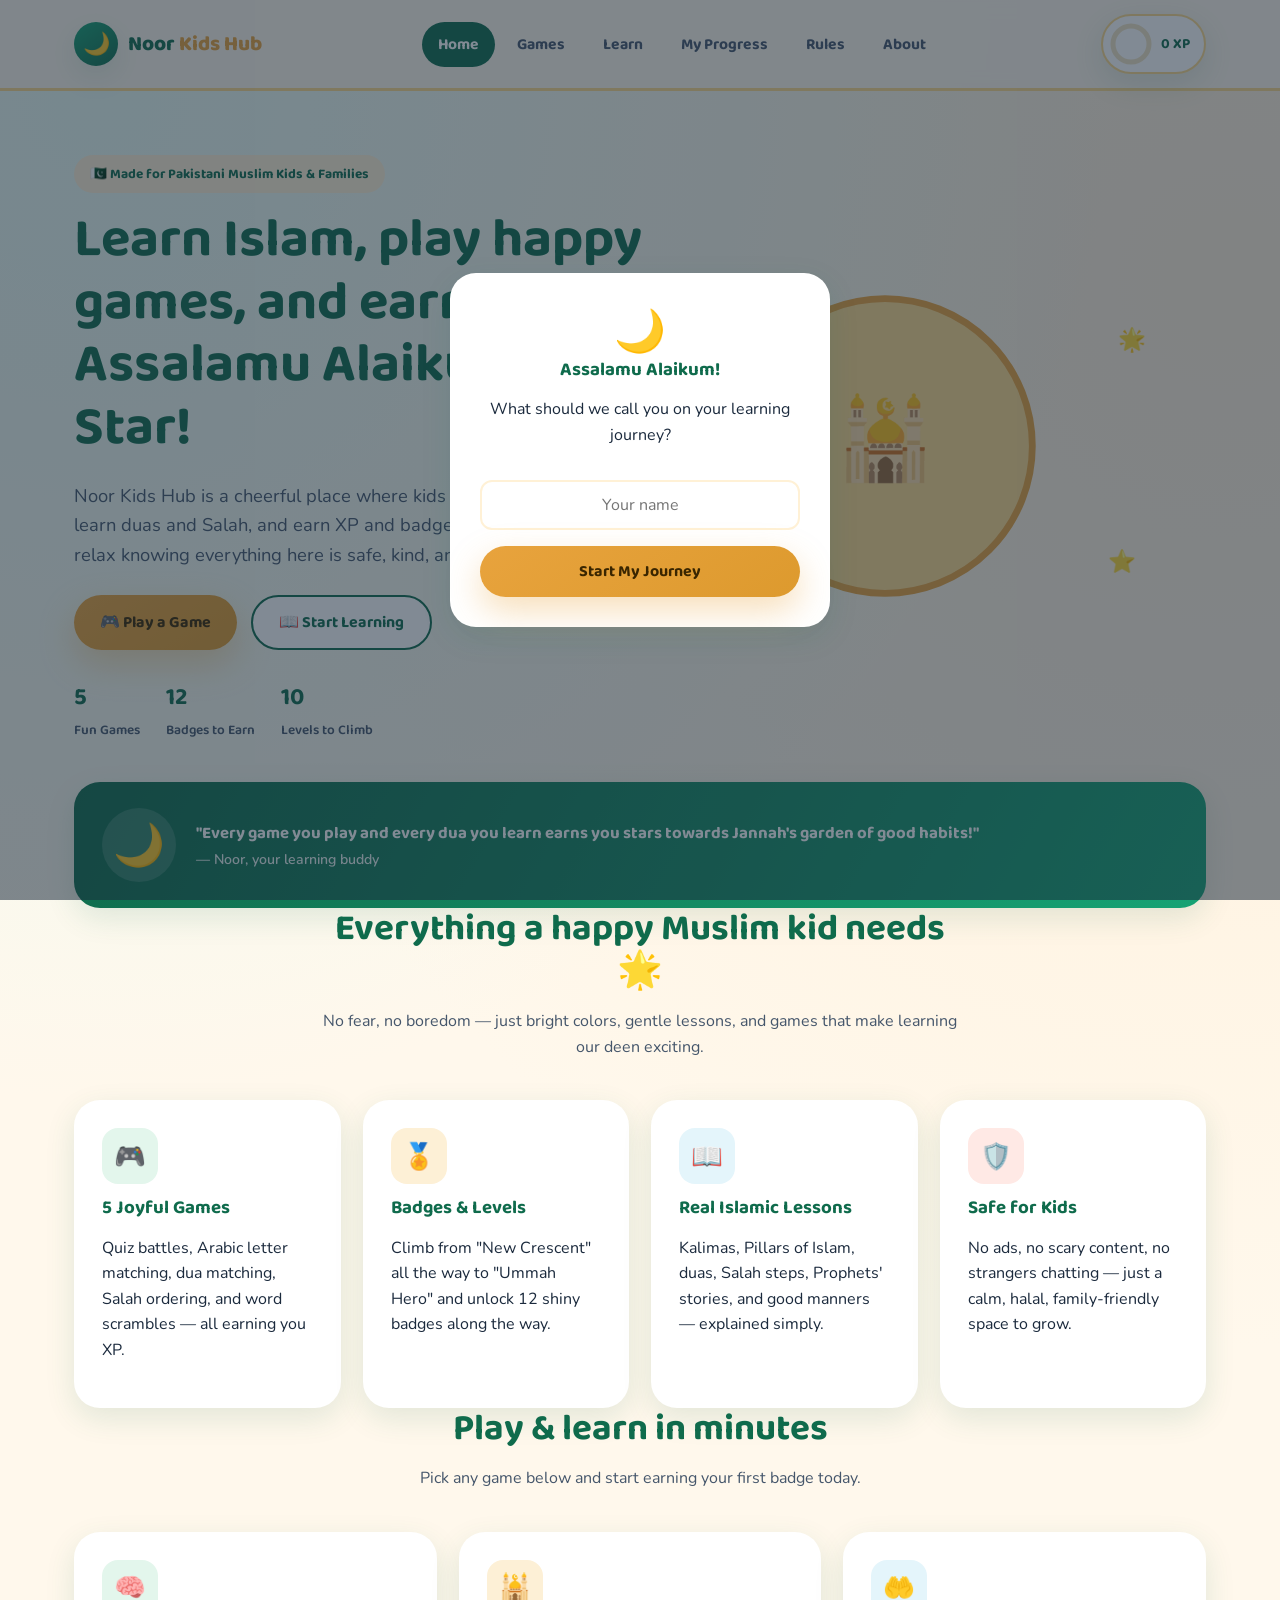
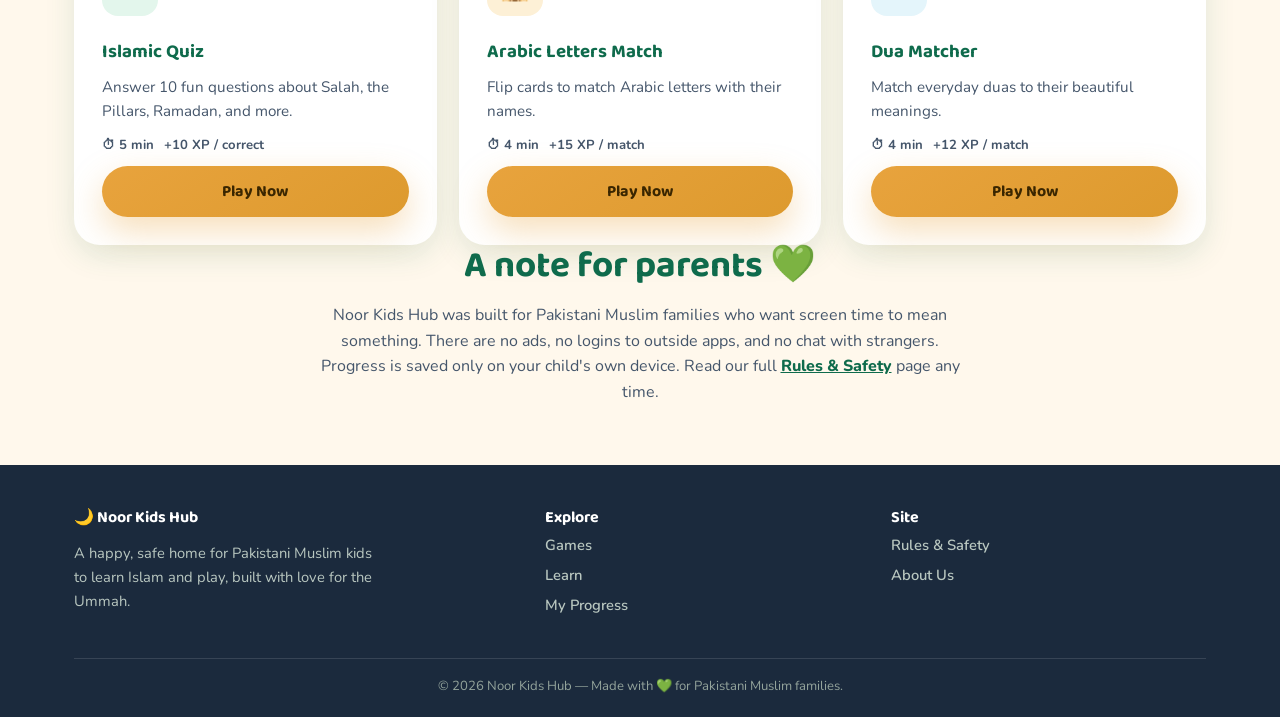
<file: index.html>
<!DOCTYPE html>
<html lang="en">
<head>
<meta charset="UTF-8" />
<meta name="viewport" content="width=device-width, initial-scale=1.0" />
<title>Noor Kids Hub — Islamic Learning &amp; Games for Pakistani Muslim Kids</title>
<meta name="description" content="A joyful home for Pakistani Muslim kids and families to learn, play, and grow — Islamic games, duas, quizzes, XP, badges, and more." />
<link rel="stylesheet" href="css/style.css" />
</head>
<body>

<header class="site-header">
  <nav class="navbar">
    <a class="brand" href="index.html">
      <span class="brand-mark">🌙</span>
      <span class="brand-text">Noor <span>Kids Hub</span></span>
    </a>
    <ul class="nav-links">
      <li><a href="index.html">Home</a></li>
      <li><a href="games.html">Games</a></li>
      <li><a href="learn.html">Learn</a></li>
      <li><a href="dashboard.html">My Progress</a></li>
      <li><a href="rules.html">Rules</a></li>
      <li><a href="about.html">About</a></li>
    </ul>
    <div class="nav-right">
      <div class="xp-chip">
        <div class="mini-ring mini-moon">
          <svg viewBox="0 0 44 44">
            <circle class="track" cx="22" cy="22" r="18"></circle>
            <circle class="progress" cx="22" cy="22" r="18"></circle>
          </svg>
        </div>
        <span><span data-xp-value>0</span> XP</span>
      </div>
      <button class="hamburger" aria-label="Toggle menu"><span></span><span></span><span></span></button>
    </div>
  </nav>
</header>

<main>

  <section class="hero">
    <div class="container hero-grid">
      <div>
        <span class="eyebrow">🇵🇰 Made for Pakistani Muslim Kids &amp; Families</span>
        <h1>Learn Islam, play happy games, and earn stars — Assalamu Alaikum, <span data-user-name>Little Star</span>!</h1>
        <p class="hero-sub">Noor Kids Hub is a cheerful place where kids play fun Islamic games, learn duas and Salah, and earn XP and badges — while parents relax knowing everything here is safe, kind, and true to our deen.</p>
        <div class="hero-cta">
          <a class="btn btn-primary" href="games.html">🎮 Play a Game</a>
          <a class="btn btn-secondary" href="learn.html">📖 Start Learning</a>
        </div>
        <div class="hero-stats">
          <div><strong>5</strong><span>Fun Games</span></div>
          <div><strong>12</strong><span>Badges to Earn</span></div>
          <div><strong>10</strong><span>Levels to Climb</span></div>
        </div>
      </div>
      <div class="hero-art">
        <div class="stars-decor" style="position:relative;width:100%;height:100%;">
          <span style="top:6%;left:10%;">⭐</span>
          <span style="top:70%;left:6%;animation-delay:.4s;">✨</span>
          <span style="top:14%;left:82%;animation-delay:.8s;">🌟</span>
          <span style="top:78%;left:80%;animation-delay:1.2s;">⭐</span>
          <svg class="moon-hero" viewBox="0 0 300 300" xmlns="http://www.w3.org/2000/svg">
            <circle cx="150" cy="150" r="130" fill="#FCD98B"/>
            <path d="M150 30a120 120 0 1 0 0 240 96 96 0 1 1 0-240z" fill="#FFF8EC"/>
            <circle cx="150" cy="150" r="130" fill="none" stroke="#E8A33D" stroke-width="6"/>
            <text x="150" y="168" font-size="70" text-anchor="middle">🕌</text>
          </svg>
        </div>
      </div>
    </div>
  </section>

  <section class="container">
    <div class="mascot-strip">
      <div class="mascot-face">🌙</div>
      <div>
        <p>"Every game you play and every dua you learn earns you stars towards Jannah's garden of good habits!"</p>
        <span>— Noor, your learning buddy</span>
      </div>
    </div>
  </section>

  <section class="container">
    <div class="section-head">
      <h2>Everything a happy Muslim kid needs 🌟</h2>
      <p>No fear, no boredom — just bright colors, gentle lessons, and games that make learning our deen exciting.</p>
    </div>
    <div class="card-grid">
      <div class="card">
        <div class="icon-badge icon-green">🎮</div>
        <h3>5 Joyful Games</h3>
        <p>Quiz battles, Arabic letter matching, dua matching, Salah ordering, and word scrambles — all earning you XP.</p>
      </div>
      <div class="card">
        <div class="icon-badge icon-gold">🏅</div>
        <h3>Badges &amp; Levels</h3>
        <p>Climb from "New Crescent" all the way to "Ummah Hero" and unlock 12 shiny badges along the way.</p>
      </div>
      <div class="card">
        <div class="icon-badge icon-sky">📖</div>
        <h3>Real Islamic Lessons</h3>
        <p>Kalimas, Pillars of Islam, duas, Salah steps, Prophets' stories, and good manners — explained simply.</p>
      </div>
      <div class="card">
        <div class="icon-badge icon-coral">🛡️</div>
        <h3>Safe for Kids</h3>
        <p>No ads, no scary content, no strangers chatting — just a calm, halal, family-friendly space to grow.</p>
      </div>
    </div>
  </section>

  <section class="container">
    <div class="section-head">
      <h2>Play &amp; learn in minutes</h2>
      <p>Pick any game below and start earning your first badge today.</p>
    </div>
    <div class="card-grid">
      <div class="card game-card">
        <div class="icon-badge icon-green">🧠</div>
        <h3>Islamic Quiz</h3>
        <p>Answer 10 fun questions about Salah, the Pillars, Ramadan, and more.</p>
        <div class="game-meta"><span>⏱ 5 min</span><span>+10 XP / correct</span></div>
        <a class="btn btn-primary btn-block" href="games.html">Play Now</a>
      </div>
      <div class="card game-card">
        <div class="icon-badge icon-gold">🕌</div>
        <h3>Arabic Letters Match</h3>
        <p>Flip cards to match Arabic letters with their names.</p>
        <div class="game-meta"><span>⏱ 4 min</span><span>+15 XP / match</span></div>
        <a class="btn btn-primary btn-block" href="games.html">Play Now</a>
      </div>
      <div class="card game-card">
        <div class="icon-badge icon-sky">🤲</div>
        <h3>Dua Matcher</h3>
        <p>Match everyday duas to their beautiful meanings.</p>
        <div class="game-meta"><span>⏱ 4 min</span><span>+12 XP / match</span></div>
        <a class="btn btn-primary btn-block" href="games.html">Play Now</a>
      </div>
    </div>
  </section>

  <section class="container">
    <div class="section-head">
      <h2>A note for parents 💚</h2>
      <p>Noor Kids Hub was built for Pakistani Muslim families who want screen time to mean something. There are no ads, no logins to outside apps, and no chat with strangers. Progress is saved only on your child's own device. Read our full <a href="rules.html" style="color:var(--green-deep);font-weight:800;">Rules &amp; Safety</a> page any time.</p>
    </div>
  </section>

</main>

<footer class="site-footer">
  <div class="container">
    <div class="footer-grid">
      <div>
        <h4>🌙 Noor Kids Hub</h4>
        <p style="color:#B9C7C0;font-size:.92rem;max-width:34ch;">A happy, safe home for Pakistani Muslim kids to learn Islam and play, built with love for the Ummah.</p>
      </div>
      <div>
        <h4>Explore</h4>
        <ul>
          <li><a href="games.html">Games</a></li>
          <li><a href="learn.html">Learn</a></li>
          <li><a href="dashboard.html">My Progress</a></li>
        </ul>
      </div>
      <div>
        <h4>Site</h4>
        <ul>
          <li><a href="rules.html">Rules &amp; Safety</a></li>
          <li><a href="about.html">About Us</a></li>
        </ul>
      </div>
    </div>
    <div class="footer-bottom">© <span data-year></span> Noor Kids Hub — Made with 💚 for Pakistani Muslim families.</div>
  </div>
</footer>

<div class="name-modal-backdrop">
  <div class="name-modal">
    <div style="font-size:2.6rem;">🌙</div>
    <h3>Assalamu Alaikum!</h3>
    <p>What should we call you on your learning journey?</p>
    <form>
      <input type="text" maxlength="20" placeholder="Your name" required />
      <button type="submit" class="btn btn-primary btn-block">Start My Journey</button>
    </form>
  </div>
</div>

<script src="js/data.js"></script>
<script src="js/storage.js"></script>
</body>
</html>
</file>
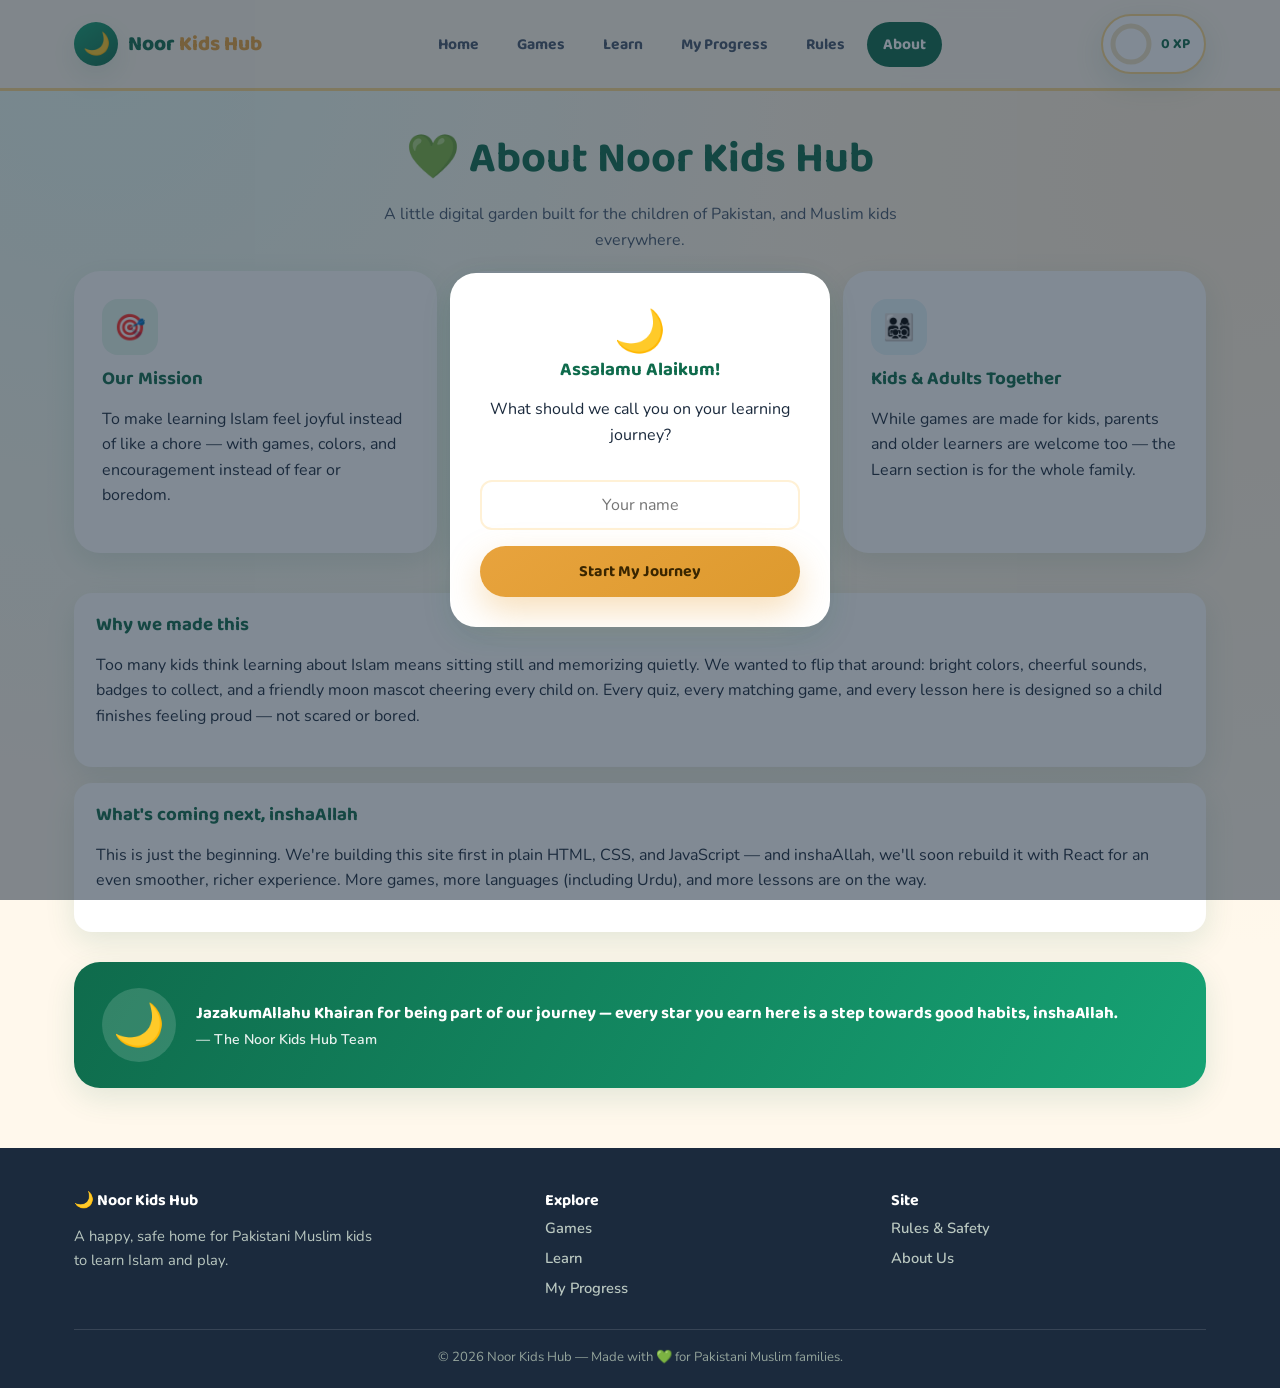
<file: about.html>
<!DOCTYPE html>
<html lang="en">
<head>
<meta charset="UTF-8" />
<meta name="viewport" content="width=device-width, initial-scale=1.0" />
<title>About Us — Noor Kids Hub</title>
<meta name="description" content="Why we built Noor Kids Hub for Pakistani Muslim kids and families." />
<link rel="stylesheet" href="css/style.css" />
</head>
<body>

<header class="site-header">
  <nav class="navbar">
    <a class="brand" href="index.html">
      <span class="brand-mark">🌙</span>
      <span class="brand-text">Noor <span>Kids Hub</span></span>
    </a>
    <ul class="nav-links">
      <li><a href="index.html">Home</a></li>
      <li><a href="games.html">Games</a></li>
      <li><a href="learn.html">Learn</a></li>
      <li><a href="dashboard.html">My Progress</a></li>
      <li><a href="rules.html">Rules</a></li>
      <li><a href="about.html">About</a></li>
    </ul>
    <div class="nav-right">
      <div class="xp-chip">
        <div class="mini-ring mini-moon">
          <svg viewBox="0 0 44 44">
            <circle class="track" cx="22" cy="22" r="18"></circle>
            <circle class="progress" cx="22" cy="22" r="18"></circle>
          </svg>
        </div>
        <span><span data-xp-value>0</span> XP</span>
      </div>
      <button class="hamburger" aria-label="Toggle menu"><span></span><span></span><span></span></button>
    </div>
  </nav>
</header>

<main class="container">
  <div class="page-header">
    <h1>💚 About Noor Kids Hub</h1>
    <p>A little digital garden built for the children of Pakistan, and Muslim kids everywhere.</p>
  </div>

  <div class="card-grid" style="margin-bottom:40px;">
    <div class="card">
      <div class="icon-badge icon-green">🎯</div>
      <h3>Our Mission</h3>
      <p>To make learning Islam feel joyful instead of like a chore — with games, colors, and encouragement instead of fear or boredom.</p>
    </div>
    <div class="card">
      <div class="icon-badge icon-gold">🇵🇰</div>
      <h3>Built for Pakistan</h3>
      <p>Designed with Pakistani Muslim families in mind — familiar greetings, Urdu touches, and content that feels like home.</p>
    </div>
    <div class="card">
      <div class="icon-badge icon-sky">👨‍👩‍👧‍👦</div>
      <h3>Kids &amp; Adults Together</h3>
      <p>While games are made for kids, parents and older learners are welcome too — the Learn section is for the whole family.</p>
    </div>
  </div>

  <div class="lesson-card">
    <h3>Why we made this</h3>
    <p>Too many kids think learning about Islam means sitting still and memorizing quietly. We wanted to flip that around: bright colors, cheerful sounds, badges to collect, and a friendly moon mascot cheering every child on. Every quiz, every matching game, and every lesson here is designed so a child finishes feeling proud — not scared or bored.</p>
  </div>

  <div class="lesson-card">
    <h3>What's coming next, inshaAllah</h3>
    <p>This is just the beginning. We're building this site first in plain HTML, CSS, and JavaScript — and inshaAllah, we'll soon rebuild it with React for an even smoother, richer experience. More games, more languages (including Urdu), and more lessons are on the way.</p>
  </div>

  <div class="mascot-strip" style="margin-top:30px;">
    <div class="mascot-face">🌙</div>
    <div>
      <p>JazakumAllahu Khairan for being part of our journey — every star you earn here is a step towards good habits, inshaAllah.</p>
      <span>— The Noor Kids Hub Team</span>
    </div>
  </div>

</main>

<footer class="site-footer">
  <div class="container">
    <div class="footer-grid">
      <div>
        <h4>🌙 Noor Kids Hub</h4>
        <p style="color:#B9C7C0;font-size:.92rem;max-width:34ch;">A happy, safe home for Pakistani Muslim kids to learn Islam and play.</p>
      </div>
      <div>
        <h4>Explore</h4>
        <ul>
          <li><a href="games.html">Games</a></li>
          <li><a href="learn.html">Learn</a></li>
          <li><a href="dashboard.html">My Progress</a></li>
        </ul>
      </div>
      <div>
        <h4>Site</h4>
        <ul>
          <li><a href="rules.html">Rules &amp; Safety</a></li>
          <li><a href="about.html">About Us</a></li>
        </ul>
      </div>
    </div>
    <div class="footer-bottom">© <span data-year></span> Noor Kids Hub — Made with 💚 for Pakistani Muslim families.</div>
  </div>
</footer>

<div class="name-modal-backdrop">
  <div class="name-modal">
    <div style="font-size:2.6rem;">🌙</div>
    <h3>Assalamu Alaikum!</h3>
    <p>What should we call you on your learning journey?</p>
    <form>
      <input type="text" maxlength="20" placeholder="Your name" required />
      <button type="submit" class="btn btn-primary btn-block">Start My Journey</button>
    </form>
  </div>
</div>

<script src="js/data.js"></script>
<script src="js/storage.js"></script>
</body>
</html>
</file>
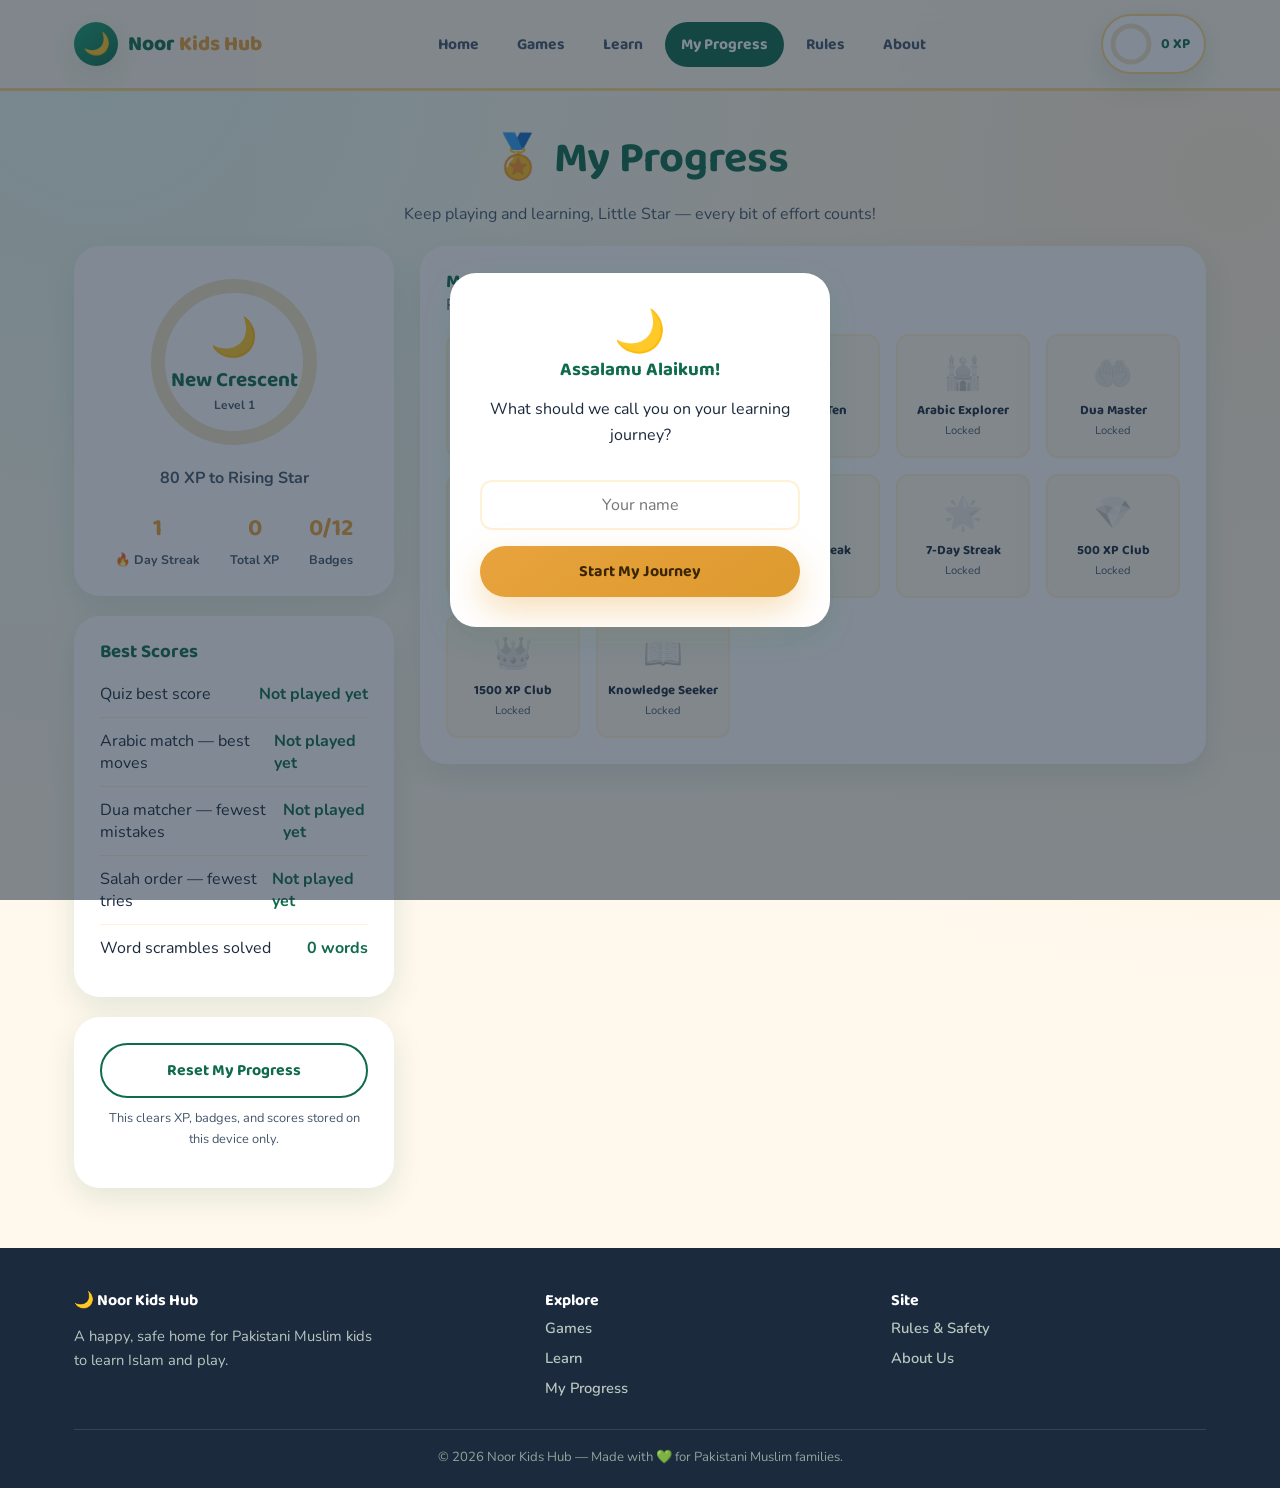
<file: dashboard.html>
<!DOCTYPE html>
<html lang="en">
<head>
<meta charset="UTF-8" />
<meta name="viewport" content="width=device-width, initial-scale=1.0" />
<title>My Progress — Noor Kids Hub</title>
<meta name="description" content="Track your XP, level, badges, and streak on Noor Kids Hub." />
<link rel="stylesheet" href="css/style.css" />
</head>
<body>

<header class="site-header">
  <nav class="navbar">
    <a class="brand" href="index.html">
      <span class="brand-mark">🌙</span>
      <span class="brand-text">Noor <span>Kids Hub</span></span>
    </a>
    <ul class="nav-links">
      <li><a href="index.html">Home</a></li>
      <li><a href="games.html">Games</a></li>
      <li><a href="learn.html">Learn</a></li>
      <li><a href="dashboard.html">My Progress</a></li>
      <li><a href="rules.html">Rules</a></li>
      <li><a href="about.html">About</a></li>
    </ul>
    <div class="nav-right">
      <div class="xp-chip">
        <div class="mini-ring mini-moon">
          <svg viewBox="0 0 44 44">
            <circle class="track" cx="22" cy="22" r="18"></circle>
            <circle class="progress" cx="22" cy="22" r="18"></circle>
          </svg>
        </div>
        <span><span data-xp-value>0</span> XP</span>
      </div>
      <button class="hamburger" aria-label="Toggle menu"><span></span><span></span><span></span></button>
    </div>
  </nav>
</header>

<main class="container">
  <div class="page-header">
    <h1>🏅 My Progress</h1>
    <p>Keep playing and learning, <span data-user-name>Little Star</span> — every bit of effort counts!</p>
  </div>

  <div class="dash-grid">
    <div>
      <div class="dash-card">
        <div class="moon-ring">
          <svg viewBox="0 0 180 180">
            <defs>
              <linearGradient id="moonGradient" x1="0%" y1="0%" x2="100%" y2="100%">
                <stop offset="0%" stop-color="#16A374" />
                <stop offset="100%" stop-color="#E8A33D" />
              </linearGradient>
            </defs>
            <circle class="track" cx="90" cy="90" r="76"></circle>
            <circle class="progress" cx="90" cy="90" r="76"></circle>
          </svg>
          <div class="moon-ring-center">
            <div class="moon-emoji">🌙</div>
            <strong data-level-title>New Crescent</strong>
            <span>Level <span data-level-num>1</span></span>
          </div>
        </div>
        <p style="text-align:center;font-weight:700;color:var(--navy-soft);margin-top:14px;" data-next-xp></p>
        <div class="streak-row">
          <div><strong data-streak-value>0</strong><span>🔥 Day Streak</span></div>
          <div><strong data-xp-value>0</strong><span>Total XP</span></div>
          <div><strong data-badge-count>0/12</strong><span>Badges</span></div>
        </div>
      </div>

      <div class="dash-card" style="margin-top:20px;">
        <h3>Best Scores</h3>
        <div data-score-list></div>
      </div>

      <div class="dash-card" style="margin-top:20px;">
        <button class="btn btn-secondary btn-block" data-reset-progress>Reset My Progress</button>
        <p style="font-size:.8rem;color:var(--navy-soft);text-align:center;margin-top:10px;">This clears XP, badges, and scores stored on this device only.</p>
      </div>
    </div>

    <div class="dash-card">
      <h3>My Badges</h3>
      <p style="color:var(--navy-soft);margin-top:-8px;">Play games and finish lessons to unlock these!</p>
      <div class="badge-grid" data-badge-grid></div>
    </div>
  </div>

</main>

<footer class="site-footer">
  <div class="container">
    <div class="footer-grid">
      <div>
        <h4>🌙 Noor Kids Hub</h4>
        <p style="color:#B9C7C0;font-size:.92rem;max-width:34ch;">A happy, safe home for Pakistani Muslim kids to learn Islam and play.</p>
      </div>
      <div>
        <h4>Explore</h4>
        <ul>
          <li><a href="games.html">Games</a></li>
          <li><a href="learn.html">Learn</a></li>
          <li><a href="dashboard.html">My Progress</a></li>
        </ul>
      </div>
      <div>
        <h4>Site</h4>
        <ul>
          <li><a href="rules.html">Rules &amp; Safety</a></li>
          <li><a href="about.html">About Us</a></li>
        </ul>
      </div>
    </div>
    <div class="footer-bottom">© <span data-year></span> Noor Kids Hub — Made with 💚 for Pakistani Muslim families.</div>
  </div>
</footer>

<div class="name-modal-backdrop">
  <div class="name-modal">
    <div style="font-size:2.6rem;">🌙</div>
    <h3>Assalamu Alaikum!</h3>
    <p>What should we call you on your learning journey?</p>
    <form>
      <input type="text" maxlength="20" placeholder="Your name" required />
      <button type="submit" class="btn btn-primary btn-block">Start My Journey</button>
    </form>
  </div>
</div>

<script src="js/data.js"></script>
<script src="js/storage.js"></script>
<script src="js/dashboard.js"></script>
</body>
</html>
</file>
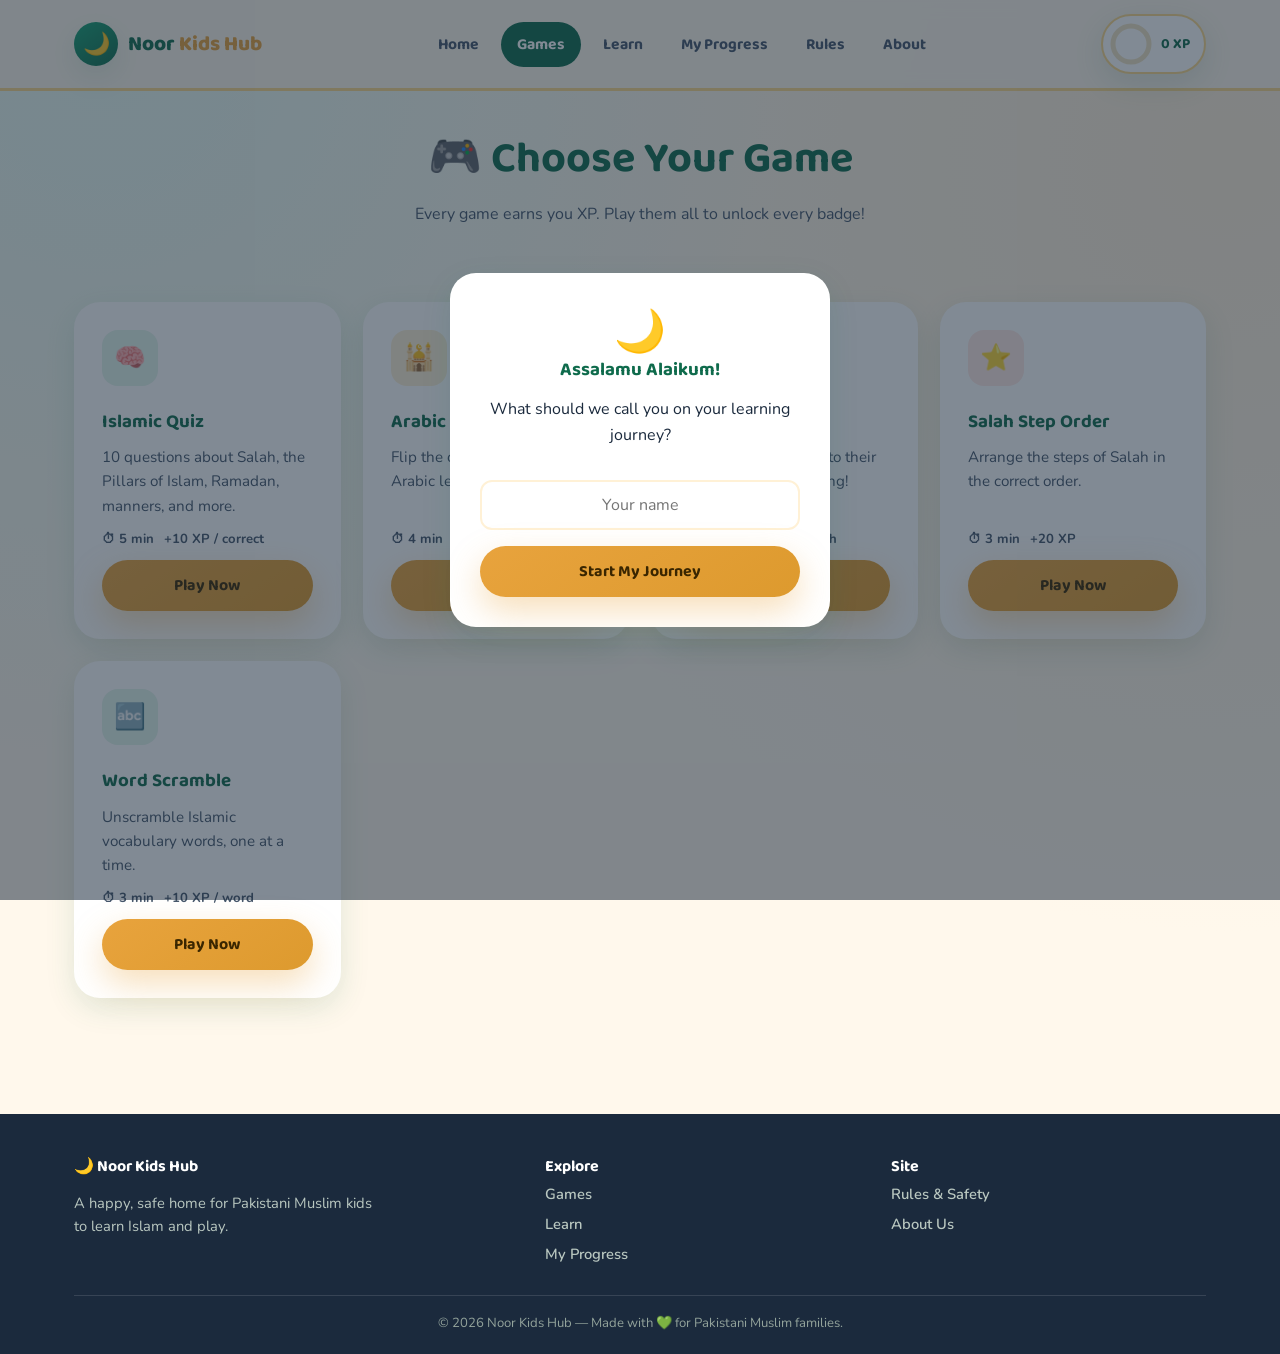
<file: games.html>
<!DOCTYPE html>
<html lang="en">
<head>
<meta charset="UTF-8" />
<meta name="viewport" content="width=device-width, initial-scale=1.0" />
<title>Games — Noor Kids Hub</title>
<meta name="description" content="Play five joyful Islamic learning games and earn XP and badges." />
<link rel="stylesheet" href="css/style.css" />
</head>
<body class="games-page">

<header class="site-header">
  <nav class="navbar">
    <a class="brand" href="index.html">
      <span class="brand-mark">🌙</span>
      <span class="brand-text">Noor <span>Kids Hub</span></span>
    </a>
    <ul class="nav-links">
      <li><a href="index.html">Home</a></li>
      <li><a href="games.html">Games</a></li>
      <li><a href="learn.html">Learn</a></li>
      <li><a href="dashboard.html">My Progress</a></li>
      <li><a href="rules.html">Rules</a></li>
      <li><a href="about.html">About</a></li>
    </ul>
    <div class="nav-right">
      <div class="xp-chip">
        <div class="mini-ring mini-moon">
          <svg viewBox="0 0 44 44">
            <circle class="track" cx="22" cy="22" r="18"></circle>
            <circle class="progress" cx="22" cy="22" r="18"></circle>
          </svg>
        </div>
        <span><span data-xp-value>0</span> XP</span>
      </div>
      <button class="hamburger" aria-label="Toggle menu"><span></span><span></span><span></span></button>
    </div>
  </nav>
</header>

<main class="container">
  <div class="page-header">
    <h1>🎮 Choose Your Game</h1>
    <p>Every game earns you XP. Play them all to unlock every badge!</p>
  </div>

  <!-- HUB -->
  <section class="tab-panel active" id="panel-hub">
    <div class="card-grid">
      <div class="card game-card">
        <div class="icon-badge icon-green">🧠</div>
        <h3>Islamic Quiz</h3>
        <p>10 questions about Salah, the Pillars of Islam, Ramadan, manners, and more.</p>
        <div class="game-meta"><span>⏱ 5 min</span><span>+10 XP / correct</span></div>
        <button class="btn btn-primary btn-block" data-play="panel-quiz">Play Now</button>
      </div>
      <div class="card game-card">
        <div class="icon-badge icon-gold">🕌</div>
        <h3>Arabic Letters Match</h3>
        <p>Flip the cards and match each Arabic letter with its name.</p>
        <div class="game-meta"><span>⏱ 4 min</span><span>+15 XP / match</span></div>
        <button class="btn btn-primary btn-block" data-play="panel-arabic">Play Now</button>
      </div>
      <div class="card game-card">
        <div class="icon-badge icon-sky">🤲</div>
        <h3>Dua Matcher</h3>
        <p>Match everyday duas to their meanings — no peeking!</p>
        <div class="game-meta"><span>⏱ 4 min</span><span>+12 XP / match</span></div>
        <button class="btn btn-primary btn-block" data-play="panel-dua">Play Now</button>
      </div>
      <div class="card game-card">
        <div class="icon-badge icon-coral">⭐</div>
        <h3>Salah Step Order</h3>
        <p>Arrange the steps of Salah in the correct order.</p>
        <div class="game-meta"><span>⏱ 3 min</span><span>+20 XP</span></div>
        <button class="btn btn-primary btn-block" data-play="panel-salah">Play Now</button>
      </div>
      <div class="card game-card">
        <div class="icon-badge icon-green">🔤</div>
        <h3>Word Scramble</h3>
        <p>Unscramble Islamic vocabulary words, one at a time.</p>
        <div class="game-meta"><span>⏱ 3 min</span><span>+10 XP / word</span></div>
        <button class="btn btn-primary btn-block" data-play="panel-scramble">Play Now</button>
      </div>
    </div>
  </section>

  <!-- QUIZ -->
  <section class="tab-panel" id="panel-quiz">
    <div class="game-shell">
      <button class="btn btn-ghost btn-sm" data-back-hub style="margin-bottom:18px;">← Back to Games</button>
      <div id="quiz-body"></div>
    </div>
  </section>

  <!-- ARABIC MATCH -->
  <section class="tab-panel" id="panel-arabic">
    <div class="game-shell">
      <button class="btn btn-ghost btn-sm" data-back-hub style="margin-bottom:18px;">← Back to Games</button>
      <div id="arabic-body"></div>
    </div>
  </section>

  <!-- DUA MATCH -->
  <section class="tab-panel" id="panel-dua">
    <div class="game-shell">
      <button class="btn btn-ghost btn-sm" data-back-hub style="margin-bottom:18px;">← Back to Games</button>
      <div id="dua-body"></div>
    </div>
  </section>

  <!-- SALAH ORDER -->
  <section class="tab-panel" id="panel-salah">
    <div class="game-shell">
      <button class="btn btn-ghost btn-sm" data-back-hub style="margin-bottom:18px;">← Back to Games</button>
      <div id="salah-body"></div>
    </div>
  </section>

  <!-- SCRAMBLE -->
  <section class="tab-panel" id="panel-scramble">
    <div class="game-shell">
      <button class="btn btn-ghost btn-sm" data-back-hub style="margin-bottom:18px;">← Back to Games</button>
      <div id="scramble-body"></div>
    </div>
  </section>

</main>

<footer class="site-footer">
  <div class="container">
    <div class="footer-grid">
      <div>
        <h4>🌙 Noor Kids Hub</h4>
        <p style="color:#B9C7C0;font-size:.92rem;max-width:34ch;">A happy, safe home for Pakistani Muslim kids to learn Islam and play.</p>
      </div>
      <div>
        <h4>Explore</h4>
        <ul>
          <li><a href="games.html">Games</a></li>
          <li><a href="learn.html">Learn</a></li>
          <li><a href="dashboard.html">My Progress</a></li>
        </ul>
      </div>
      <div>
        <h4>Site</h4>
        <ul>
          <li><a href="rules.html">Rules &amp; Safety</a></li>
          <li><a href="about.html">About Us</a></li>
        </ul>
      </div>
    </div>
    <div class="footer-bottom">© <span data-year></span> Noor Kids Hub — Made with 💚 for Pakistani Muslim families.</div>
  </div>
</footer>

<div class="name-modal-backdrop">
  <div class="name-modal">
    <div style="font-size:2.6rem;">🌙</div>
    <h3>Assalamu Alaikum!</h3>
    <p>What should we call you on your learning journey?</p>
    <form>
      <input type="text" maxlength="20" placeholder="Your name" required />
      <button type="submit" class="btn btn-primary btn-block">Start My Journey</button>
    </form>
  </div>
</div>

<script src="js/data.js"></script>
<script src="js/storage.js"></script>
<script src="js/games.js"></script>
</body>
</html>
</file>
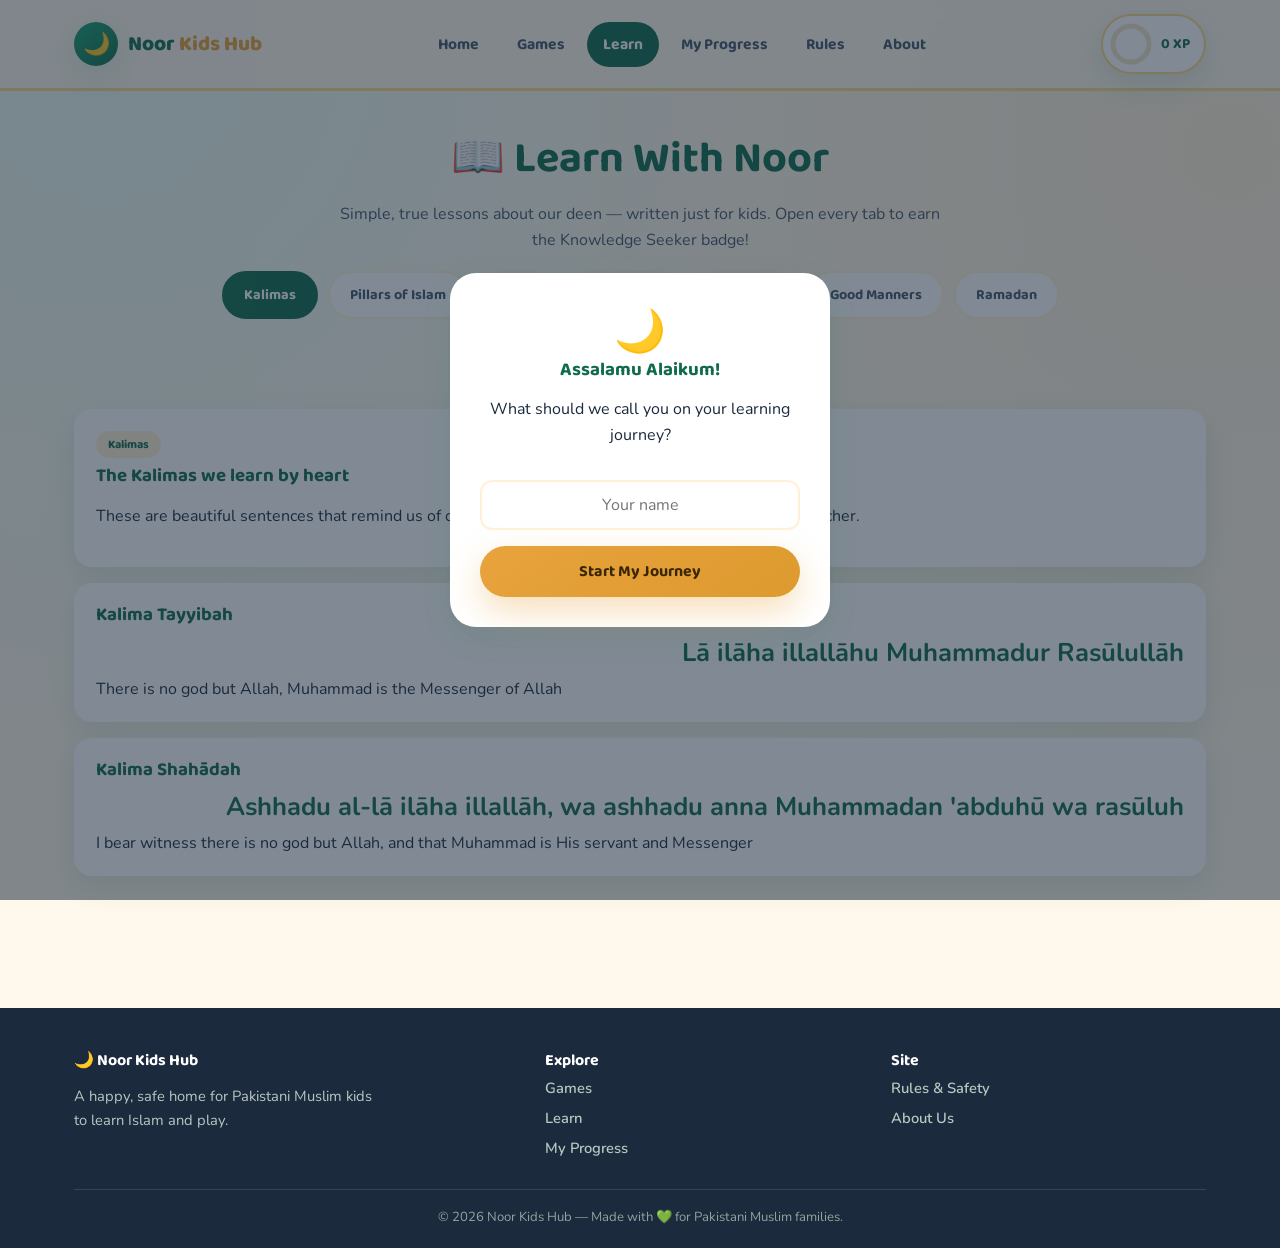
<file: learn.html>
<!DOCTYPE html>
<html lang="en">
<head>
<meta charset="UTF-8" />
<meta name="viewport" content="width=device-width, initial-scale=1.0" />
<title>Learn — Noor Kids Hub</title>
<meta name="description" content="Kalimas, Pillars of Islam, duas, Salah steps, Prophets' stories, good manners, and Ramadan facts for kids." />
<link rel="stylesheet" href="css/style.css" />
</head>
<body>

<header class="site-header">
  <nav class="navbar">
    <a class="brand" href="index.html">
      <span class="brand-mark">🌙</span>
      <span class="brand-text">Noor <span>Kids Hub</span></span>
    </a>
    <ul class="nav-links">
      <li><a href="index.html">Home</a></li>
      <li><a href="games.html">Games</a></li>
      <li><a href="learn.html">Learn</a></li>
      <li><a href="dashboard.html">My Progress</a></li>
      <li><a href="rules.html">Rules</a></li>
      <li><a href="about.html">About</a></li>
    </ul>
    <div class="nav-right">
      <div class="xp-chip">
        <div class="mini-ring mini-moon">
          <svg viewBox="0 0 44 44">
            <circle class="track" cx="22" cy="22" r="18"></circle>
            <circle class="progress" cx="22" cy="22" r="18"></circle>
          </svg>
        </div>
        <span><span data-xp-value>0</span> XP</span>
      </div>
      <button class="hamburger" aria-label="Toggle menu"><span></span><span></span><span></span></button>
    </div>
  </nav>
</header>

<main class="container">
  <div class="page-header">
    <h1>📖 Learn With Noor</h1>
    <p>Simple, true lessons about our deen — written just for kids. Open every tab to earn the Knowledge Seeker badge!</p>
  </div>

  <div class="tabbar">
    <button class="tab-btn active" data-tab="panel-kalimas">Kalimas</button>
    <button class="tab-btn" data-tab="panel-pillars">Pillars of Islam</button>
    <button class="tab-btn" data-tab="panel-duas">Duas</button>
    <button class="tab-btn" data-tab="panel-salah">Salah Steps</button>
    <button class="tab-btn" data-tab="panel-prophets">Prophets</button>
    <button class="tab-btn" data-tab="panel-manners">Good Manners</button>
    <button class="tab-btn" data-tab="panel-ramadan">Ramadan</button>
  </div>

  <!-- KALIMAS -->
  <section class="tab-panel active" id="panel-kalimas">
    <div class="lesson-card">
      <span class="tag">Kalimas</span>
      <h3>The Kalimas we learn by heart</h3>
      <p>These are beautiful sentences that remind us of our faith. Try saying them slowly with a parent or teacher.</p>
    </div>
    <div id="kalimas-list"></div>
  </section>

  <!-- PILLARS -->
  <section class="tab-panel" id="panel-pillars">
    <div class="lesson-card">
      <span class="tag">Pillars of Islam</span>
      <h3>The 5 Pillars — like the poles that hold up a tent</h3>
      <p>Just like a tent needs strong poles to stand, our faith stands on these five pillars.</p>
    </div>
    <div id="pillars-list"></div>
  </section>

  <!-- DUAS -->
  <section class="tab-panel" id="panel-duas">
    <div class="lesson-card">
      <span class="tag">Everyday Duas</span>
      <h3>Small duas for a big day</h3>
      <p>We can talk to Allah anytime! Here are duas for everyday moments.</p>
    </div>
    <div id="duas-list"></div>
  </section>

  <!-- SALAH -->
  <section class="tab-panel" id="panel-salah">
    <div class="lesson-card">
      <span class="tag">Salah</span>
      <h3>The steps of Salah</h3>
      <p>Salah connects us to Allah five times a day. Here are the general steps — your family or teacher can show you exactly how to pray.</p>
      <ol id="salah-steps-list" style="padding-left:20px;line-height:2;font-weight:700;color:var(--navy);"></ol>
    </div>
    <div class="lesson-card">
      <h3>The 5 daily prayers</h3>
      <div class="pill-row">
        <span class="pill">Fajr — before sunrise</span>
        <span class="pill">Zuhr — midday</span>
        <span class="pill">Asr — afternoon</span>
        <span class="pill">Maghrib — sunset</span>
        <span class="pill">Isha — night</span>
      </div>
    </div>
  </section>

  <!-- PROPHETS -->
  <section class="tab-panel" id="panel-prophets">
    <div class="lesson-card">
      <span class="tag">Prophets</span>
      <h3>Stories of the Prophets (peace be upon them)</h3>
      <p>Allah sent many prophets to guide people. We don't draw or show pictures of them, but we can learn from their beautiful examples.</p>
    </div>
    <div id="prophets-list"></div>
  </section>

  <!-- MANNERS -->
  <section class="tab-panel" id="panel-manners">
    <div class="lesson-card">
      <span class="tag">Akhlaq</span>
      <h3>Good manners make a good Muslim</h3>
      <p>The Prophet Muhammad ﷺ said the best among us are those with the best manners. Here's how we can shine every day:</p>
    </div>
    <ul class="rules-list" id="manners-list"></ul>
  </section>

  <!-- RAMADAN -->
  <section class="tab-panel" id="panel-ramadan">
    <div class="lesson-card">
      <span class="tag">Ramadan</span>
      <h3>The blessed month</h3>
      <p>Ramadan is a special and joyful month full of prayer, kindness, and togetherness.</p>
    </div>
    <ul class="rules-list" id="ramadan-list"></ul>
  </section>

</main>

<footer class="site-footer">
  <div class="container">
    <div class="footer-grid">
      <div>
        <h4>🌙 Noor Kids Hub</h4>
        <p style="color:#B9C7C0;font-size:.92rem;max-width:34ch;">A happy, safe home for Pakistani Muslim kids to learn Islam and play.</p>
      </div>
      <div>
        <h4>Explore</h4>
        <ul>
          <li><a href="games.html">Games</a></li>
          <li><a href="learn.html">Learn</a></li>
          <li><a href="dashboard.html">My Progress</a></li>
        </ul>
      </div>
      <div>
        <h4>Site</h4>
        <ul>
          <li><a href="rules.html">Rules &amp; Safety</a></li>
          <li><a href="about.html">About Us</a></li>
        </ul>
      </div>
    </div>
    <div class="footer-bottom">© <span data-year></span> Noor Kids Hub — Made with 💚 for Pakistani Muslim families.</div>
  </div>
</footer>

<div class="name-modal-backdrop">
  <div class="name-modal">
    <div style="font-size:2.6rem;">🌙</div>
    <h3>Assalamu Alaikum!</h3>
    <p>What should we call you on your learning journey?</p>
    <form>
      <input type="text" maxlength="20" placeholder="Your name" required />
      <button type="submit" class="btn btn-primary btn-block">Start My Journey</button>
    </form>
  </div>
</div>

<script src="js/data.js"></script>
<script src="js/storage.js"></script>
<script>
  document.addEventListener("DOMContentLoaded", () => {
    document.getElementById("kalimas-list").innerHTML = KALIMAS.map(k => `
      <div class="lesson-card">
        <h3>${k.name}</h3>
        <div class="arabic-text">${k.translit}</div>
        <div class="meaning">${k.meaning}</div>
      </div>`).join("");

    document.getElementById("pillars-list").innerHTML = PILLARS.map((p,i) => `
      <div class="lesson-card">
        <span class="tag">Pillar ${i+1}</span>
        <h3>${p.name}</h3>
        <div class="meaning">${p.meaning}</div>
      </div>`).join("");

    document.getElementById("duas-list").innerHTML = DUAS.map(d => `
      <div class="lesson-card">
        <h3>${d.name}</h3>
        <div class="arabic-text">${d.translit}</div>
        <div class="meaning">${d.meaning}</div>
      </div>`).join("");

    document.getElementById("salah-steps-list").innerHTML = SALAH_STEPS.map(s => `<li>${s}</li>`).join("");

    document.getElementById("prophets-list").innerHTML = PROPHET_LESSONS.map(p => `
      <div class="accordion-item">
        <button class="accordion-head"><span>${p.name}</span><span class="chev">⌄</span></button>
        <div class="accordion-body"><p>${p.lesson}</p></div>
      </div>`).join("");

    document.getElementById("manners-list").innerHTML = MANNERS.map((m,i) => `
      <li><span class="r-num">${i+1}</span><span>${m}</span></li>`).join("");

    document.getElementById("ramadan-list").innerHTML = RAMADAN_FACTS.map((r,i) => `
      <li><span class="r-num">${i+1}</span><span>${r}</span></li>`).join("");
  });
</script>
<script src="js/learn.js"></script>
</body>
</html>
</file>
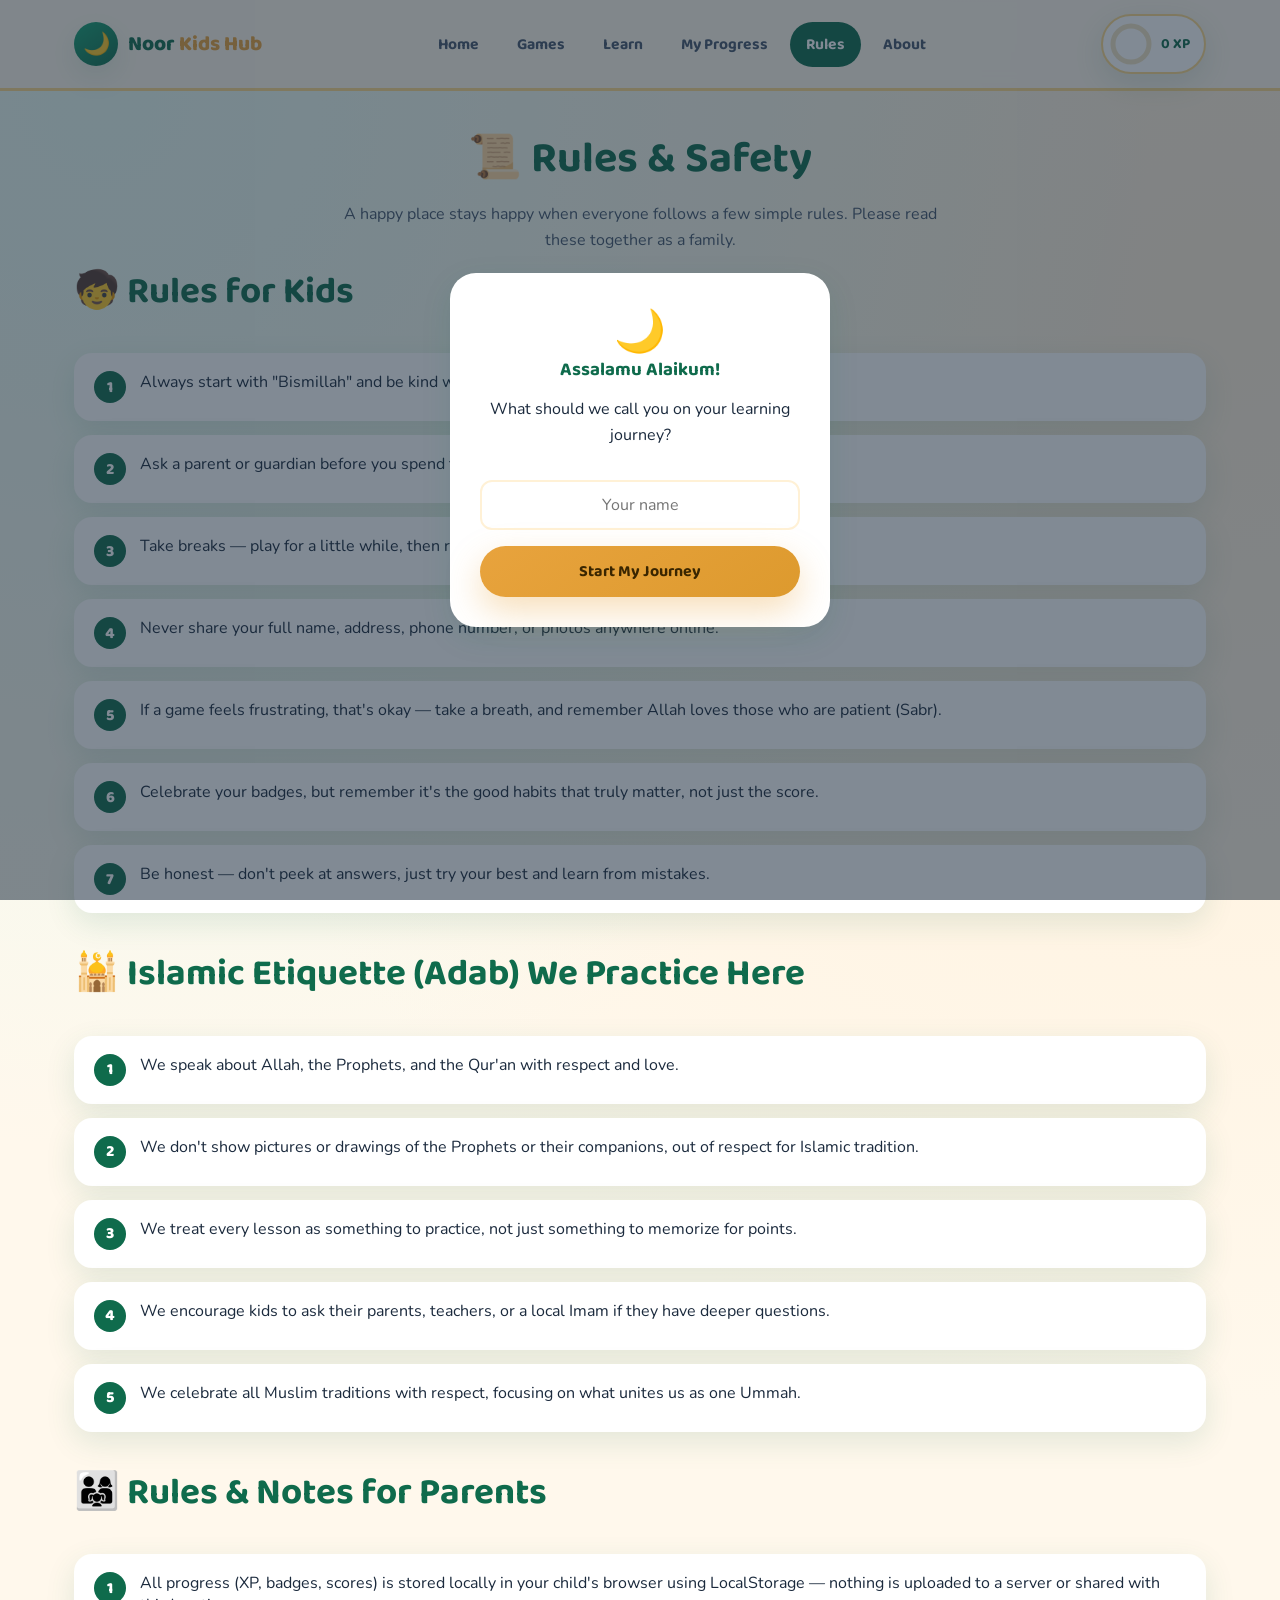
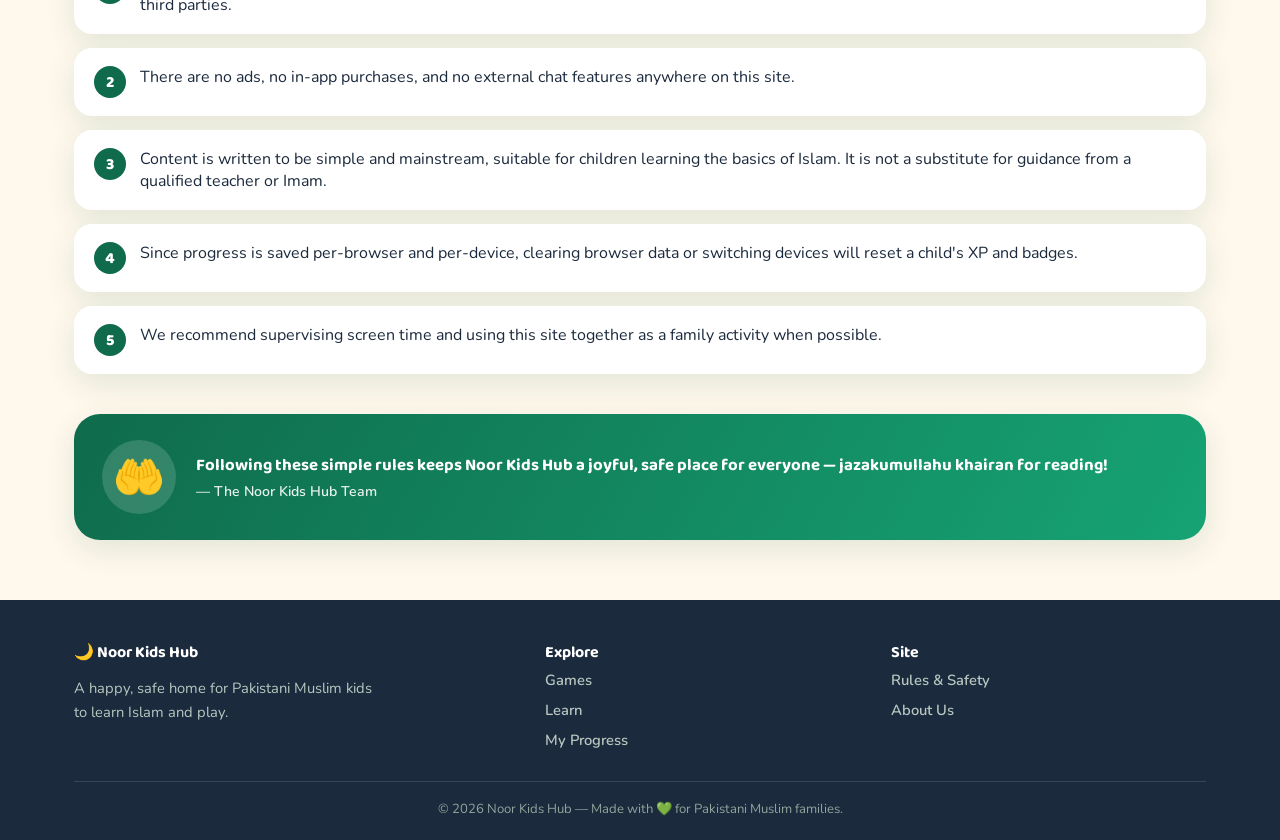
<file: rules.html>
<!DOCTYPE html>
<html lang="en">
<head>
<meta charset="UTF-8" />
<meta name="viewport" content="width=device-width, initial-scale=1.0" />
<title>Rules &amp; Safety — Noor Kids Hub</title>
<meta name="description" content="Community rules, Islamic etiquette, and safety guidelines for kids and parents on Noor Kids Hub." />
<link rel="stylesheet" href="css/style.css" />
</head>
<body>

<header class="site-header">
  <nav class="navbar">
    <a class="brand" href="index.html">
      <span class="brand-mark">🌙</span>
      <span class="brand-text">Noor <span>Kids Hub</span></span>
    </a>
    <ul class="nav-links">
      <li><a href="index.html">Home</a></li>
      <li><a href="games.html">Games</a></li>
      <li><a href="learn.html">Learn</a></li>
      <li><a href="dashboard.html">My Progress</a></li>
      <li><a href="rules.html">Rules</a></li>
      <li><a href="about.html">About</a></li>
    </ul>
    <div class="nav-right">
      <div class="xp-chip">
        <div class="mini-ring mini-moon">
          <svg viewBox="0 0 44 44">
            <circle class="track" cx="22" cy="22" r="18"></circle>
            <circle class="progress" cx="22" cy="22" r="18"></circle>
          </svg>
        </div>
        <span><span data-xp-value>0</span> XP</span>
      </div>
      <button class="hamburger" aria-label="Toggle menu"><span></span><span></span><span></span></button>
    </div>
  </nav>
</header>

<main class="container">
  <div class="page-header">
    <h1>📜 Rules &amp; Safety</h1>
    <p>A happy place stays happy when everyone follows a few simple rules. Please read these together as a family.</p>
  </div>

  <div class="section-head" style="text-align:left;max-width:none;">
    <h2>🧒 Rules for Kids</h2>
  </div>
  <ul class="rules-list">
    <li><span class="r-num">1</span><span>Always start with "Bismillah" and be kind while you play and learn.</span></li>
    <li><span class="r-num">2</span><span>Ask a parent or guardian before you spend time on any device, including this website.</span></li>
    <li><span class="r-num">3</span><span>Take breaks — play for a little while, then rest your eyes and stretch.</span></li>
    <li><span class="r-num">4</span><span>Never share your full name, address, phone number, or photos anywhere online.</span></li>
    <li><span class="r-num">5</span><span>If a game feels frustrating, that's okay — take a breath, and remember Allah loves those who are patient (Sabr).</span></li>
    <li><span class="r-num">6</span><span>Celebrate your badges, but remember it's the good habits that truly matter, not just the score.</span></li>
    <li><span class="r-num">7</span><span>Be honest — don't peek at answers, just try your best and learn from mistakes.</span></li>
  </ul>

  <div class="section-head" style="text-align:left;max-width:none;margin-top:40px;">
    <h2>🕌 Islamic Etiquette (Adab) We Practice Here</h2>
  </div>
  <ul class="rules-list">
    <li><span class="r-num">1</span><span>We speak about Allah, the Prophets, and the Qur'an with respect and love.</span></li>
    <li><span class="r-num">2</span><span>We don't show pictures or drawings of the Prophets or their companions, out of respect for Islamic tradition.</span></li>
    <li><span class="r-num">3</span><span>We treat every lesson as something to practice, not just something to memorize for points.</span></li>
    <li><span class="r-num">4</span><span>We encourage kids to ask their parents, teachers, or a local Imam if they have deeper questions.</span></li>
    <li><span class="r-num">5</span><span>We celebrate all Muslim traditions with respect, focusing on what unites us as one Ummah.</span></li>
  </ul>

  <div class="section-head" style="text-align:left;max-width:none;margin-top:40px;">
    <h2>👨‍👩‍👧 Rules &amp; Notes for Parents</h2>
  </div>
  <ul class="rules-list">
    <li><span class="r-num">1</span><span>All progress (XP, badges, scores) is stored locally in your child's browser using LocalStorage — nothing is uploaded to a server or shared with third parties.</span></li>
    <li><span class="r-num">2</span><span>There are no ads, no in-app purchases, and no external chat features anywhere on this site.</span></li>
    <li><span class="r-num">3</span><span>Content is written to be simple and mainstream, suitable for children learning the basics of Islam. It is not a substitute for guidance from a qualified teacher or Imam.</span></li>
    <li><span class="r-num">4</span><span>Since progress is saved per-browser and per-device, clearing browser data or switching devices will reset a child's XP and badges.</span></li>
    <li><span class="r-num">5</span><span>We recommend supervising screen time and using this site together as a family activity when possible.</span></li>
  </ul>

  <div class="mascot-strip" style="margin-top:40px;">
    <div class="mascot-face">🤲</div>
    <div>
      <p>Following these simple rules keeps Noor Kids Hub a joyful, safe place for everyone — jazakumullahu khairan for reading!</p>
      <span>— The Noor Kids Hub Team</span>
    </div>
  </div>

</main>

<footer class="site-footer">
  <div class="container">
    <div class="footer-grid">
      <div>
        <h4>🌙 Noor Kids Hub</h4>
        <p style="color:#B9C7C0;font-size:.92rem;max-width:34ch;">A happy, safe home for Pakistani Muslim kids to learn Islam and play.</p>
      </div>
      <div>
        <h4>Explore</h4>
        <ul>
          <li><a href="games.html">Games</a></li>
          <li><a href="learn.html">Learn</a></li>
          <li><a href="dashboard.html">My Progress</a></li>
        </ul>
      </div>
      <div>
        <h4>Site</h4>
        <ul>
          <li><a href="rules.html">Rules &amp; Safety</a></li>
          <li><a href="about.html">About Us</a></li>
        </ul>
      </div>
    </div>
    <div class="footer-bottom">© <span data-year></span> Noor Kids Hub — Made with 💚 for Pakistani Muslim families.</div>
  </div>
</footer>

<div class="name-modal-backdrop">
  <div class="name-modal">
    <div style="font-size:2.6rem;">🌙</div>
    <h3>Assalamu Alaikum!</h3>
    <p>What should we call you on your learning journey?</p>
    <form>
      <input type="text" maxlength="20" placeholder="Your name" required />
      <button type="submit" class="btn btn-primary btn-block">Start My Journey</button>
    </form>
  </div>
</div>

<script src="js/data.js"></script>
<script src="js/storage.js"></script>
</body>
</html>
</file>
<file: css/style.css>
/* =========================================================
   Noor Kids Hub — stylesheet
   Design tokens
   ========================================================= */
@import url('https://fonts.googleapis.com/css2?family=Baloo+2:wght@500;600;700;800&family=Nunito:wght@400;600;700;800&display=swap');

:root{
  --green-deep:   #0F6B4C;
  --green-bright: #16A374;
  --gold:         #E8A33D;
  --gold-light:   #FCD98B;
  --sky:          #4FB3D9;
  --coral:        #FF6F5E;
  --cream:        #FFF8EC;
  --cream-2:      #FFF1D6;
  --navy:         #1B2A3D;
  --navy-soft:    #45566B;
  --white:        #ffffff;

  --radius-lg: 26px;
  --radius-md: 18px;
  --radius-sm: 12px;

  --shadow-card: 0 10px 30px rgba(15,107,76,0.12);
  --shadow-pop:  0 14px 34px rgba(232,163,61,0.35);

  --font-display: 'Baloo 2', system-ui, sans-serif;
  --font-body: 'Nunito', system-ui, sans-serif;
}

*,*::before,*::after{ box-sizing:border-box; }
html{ scroll-behavior:smooth; }
body{
  margin:0;
  font-family:var(--font-body);
  color:var(--navy);
  background:
    radial-gradient(circle at 8% 4%, #E9FBF3 0%, transparent 40%),
    radial-gradient(circle at 96% 12%, #FFF0DA 0%, transparent 45%),
    var(--cream);
  min-height:100vh;
  -webkit-font-smoothing:antialiased;
}
h1,h2,h3,h4{ font-family:var(--font-display); margin:0 0 .4em; color:var(--green-deep); line-height:1.15; }
p{ line-height:1.6; }
a{ color:inherit; }
img{ max-width:100%; display:block; }
button{ font-family:inherit; cursor:pointer; }

.container{ max-width:1180px; margin:0 auto; padding:0 24px; }

@media (prefers-reduced-motion: reduce){
  *{ animation-duration:.001ms !important; animation-iteration-count:1 !important; transition-duration:.001ms !important; scroll-behavior:auto !important; }
}

:focus-visible{ outline:3px solid var(--sky); outline-offset:3px; border-radius:6px; }

/* =========================== NAVBAR =========================== */
.site-header{
  position:sticky; top:0; z-index:100;
  background:rgba(255,248,236,0.92);
  backdrop-filter:blur(8px);
  border-bottom:3px solid var(--gold-light);
}
.navbar{ display:flex; align-items:center; justify-content:space-between; padding:14px 24px; max-width:1180px; margin:0 auto; }
.brand{ display:flex; align-items:center; gap:10px; text-decoration:none; }
.brand-mark{
  width:44px; height:44px; border-radius:50%;
  background:linear-gradient(145deg,var(--green-bright),var(--green-deep));
  display:flex; align-items:center; justify-content:center;
  font-size:22px; box-shadow:var(--shadow-card);
}
.brand-text{ font-family:var(--font-display); font-weight:800; font-size:1.3rem; color:var(--green-deep); }
.brand-text span{ color:var(--gold); }

.nav-links{ display:flex; align-items:center; gap:6px; list-style:none; margin:0; padding:0; }
.nav-links a{
  text-decoration:none; font-weight:700; font-family:var(--font-display);
  color:var(--navy-soft); padding:10px 16px; border-radius:999px; font-size:.98rem;
  transition:background .18s ease, color .18s ease, transform .15s ease;
}
.nav-links a:hover{ background:var(--cream-2); color:var(--green-deep); }
.nav-links a.active{ background:var(--green-deep); color:#fff; }

.nav-right{ display:flex; align-items:center; gap:14px; }
.xp-chip{
  display:flex; align-items:center; gap:8px; background:var(--white);
  border:2px solid var(--gold-light); border-radius:999px; padding:6px 14px 6px 6px;
  font-family:var(--font-display); font-weight:700; color:var(--green-deep); font-size:.9rem;
  box-shadow:var(--shadow-card);
}
.mini-moon{ width:30px; height:30px; }

.hamburger{ display:none; background:none; border:none; padding:8px; }
.hamburger span{ display:block; width:26px; height:3px; margin:5px 0; background:var(--green-deep); border-radius:3px; }

@media (max-width: 880px){
  .nav-links{
    position:fixed; inset:70px 12px auto 12px; flex-direction:column; align-items:stretch;
    background:var(--white); border-radius:var(--radius-md); padding:12px; box-shadow:var(--shadow-card);
    transform:translateY(-14px); opacity:0; pointer-events:none; transition:all .2s ease;
  }
  .nav-links.open{ transform:translateY(0); opacity:1; pointer-events:auto; }
  .nav-links a{ display:block; text-align:center; }
  .hamburger{ display:block; }
}

/* =========================== BUTTONS =========================== */
.btn{
  display:inline-flex; align-items:center; gap:8px; justify-content:center;
  font-family:var(--font-display); font-weight:700; font-size:1rem;
  padding:13px 26px; border-radius:999px; border:none; text-decoration:none;
  transition:transform .15s ease, box-shadow .15s ease; cursor:pointer;
}
.btn:active{ transform:scale(.96); }
.btn-primary{ background:linear-gradient(145deg,var(--gold),#DD9A2E); color:#3A2600; box-shadow:var(--shadow-pop); }
.btn-primary:hover{ transform:translateY(-3px); }
.btn-secondary{ background:var(--white); color:var(--green-deep); border:2px solid var(--green-deep); }
.btn-secondary:hover{ background:var(--green-deep); color:#fff; }
.btn-ghost{ background:var(--cream-2); color:var(--navy); }
.btn-block{ width:100%; }
.btn-sm{ padding:9px 18px; font-size:.9rem; }

/* =========================== HERO =========================== */
.hero{
  position:relative; overflow:hidden; padding:64px 0 40px;
}
.hero-grid{ display:grid; grid-template-columns:1.1fr .9fr; gap:40px; align-items:center; }
.eyebrow{
  display:inline-flex; align-items:center; gap:8px; background:var(--cream-2); color:var(--green-deep);
  font-family:var(--font-display); font-weight:700; font-size:.85rem; padding:8px 16px; border-radius:999px; margin-bottom:16px;
}
.hero h1{ font-size:clamp(2.1rem,4.5vw,3.4rem); }
.hero-sub{ font-size:1.15rem; color:var(--navy-soft); max-width:52ch; margin-bottom:26px; }
.hero-cta{ display:flex; gap:14px; flex-wrap:wrap; margin-bottom:28px; }
.hero-stats{ display:flex; gap:26px; flex-wrap:wrap; }
.hero-stats div{ font-family:var(--font-display); }
.hero-stats strong{ display:block; font-size:1.5rem; color:var(--green-deep); }
.hero-stats span{ font-size:.85rem; color:var(--navy-soft); font-weight:600; }

.hero-art{ position:relative; display:flex; align-items:center; justify-content:center; }
.moon-hero{ width:min(340px,90%); animation:float 5s ease-in-out infinite; }
@keyframes float{ 0%,100%{ transform:translateY(0);} 50%{ transform:translateY(-14px);} }
.stars-decor span{ position:absolute; font-size:1.4rem; animation:twinkle 2.6s ease-in-out infinite; }
@keyframes twinkle{ 0%,100%{ opacity:.35; transform:scale(.85);} 50%{ opacity:1; transform:scale(1.1);} }

/* =========================== SECTIONS / CARDS =========================== */
section{ padding:56px 0; }
.section-head{ text-align:center; max-width:640px; margin:0 auto 40px; }
.section-head h2{ font-size:clamp(1.6rem,3vw,2.3rem); }
.section-head p{ color:var(--navy-soft); }

.card-grid{ display:grid; gap:22px; grid-template-columns:repeat(auto-fit,minmax(240px,1fr)); }
.card{
  background:var(--white); border-radius:var(--radius-lg); padding:26px; box-shadow:var(--shadow-card);
  border:2px solid transparent; transition:transform .18s ease, border-color .18s ease;
}
.card:hover{ transform:translateY(-6px); border-color:var(--gold-light); }
.card .icon-badge{
  width:56px; height:56px; border-radius:16px; display:flex; align-items:center; justify-content:center;
  font-size:1.6rem; margin-bottom:14px;
}
.icon-green{ background:#E3F6EC; }
.icon-gold{ background:#FDF0D6; }
.icon-sky{ background:#E4F5FB; }
.icon-coral{ background:#FFE9E5; }

.tag{ display:inline-block; font-family:var(--font-display); font-weight:700; font-size:.75rem; padding:4px 12px; border-radius:999px; background:var(--cream-2); color:var(--green-deep); margin-bottom:8px; }

/* Game cards */
.game-card{ display:flex; flex-direction:column; gap:12px; }
.game-card h3{ margin:0; }
.game-card p{ color:var(--navy-soft); flex:1; margin:0; font-size:.95rem; }
.game-meta{ display:flex; gap:10px; font-size:.82rem; color:var(--navy-soft); font-weight:700; }

/* =========================== MASCOT / SPEECH =========================== */
.mascot-strip{
  background:linear-gradient(120deg,var(--green-deep),var(--green-bright));
  border-radius:var(--radius-lg); padding:26px 28px; display:flex; align-items:center; gap:20px; color:#fff; box-shadow:var(--shadow-card);
}
.mascot-face{ font-size:2.6rem; background:rgba(255,255,255,.15); width:74px; height:74px; border-radius:50%; display:flex; align-items:center; justify-content:center; flex:none; }
.mascot-strip p{ margin:0; font-weight:700; font-family:var(--font-display); font-size:1.05rem; }
.mascot-strip span{ display:block; font-family:var(--font-body); font-weight:600; font-size:.88rem; opacity:.9; margin-top:2px; }

/* =========================== MOON XP RING (signature element) =========================== */
.moon-ring{ position:relative; width:180px; height:180px; margin:0 auto; }
.moon-ring svg{ width:100%; height:100%; transform:rotate(-90deg); }
.moon-ring circle{ fill:none; stroke-width:14; }
.moon-ring .track{ stroke:#F1E4C4; }
.moon-ring .progress{ stroke:url(#moonGradient); stroke-linecap:round; transition:stroke-dashoffset .8s ease; }
.moon-ring-center{ position:absolute; inset:0; display:flex; flex-direction:column; align-items:center; justify-content:center; }
.moon-ring-center .moon-emoji{ font-size:2.4rem; }
.moon-ring-center strong{ font-family:var(--font-display); font-size:1.3rem; color:var(--green-deep); }
.moon-ring-center span{ font-size:.75rem; color:var(--navy-soft); font-weight:700; }

.mini-ring{ width:44px; height:44px; }
.mini-ring svg{ width:100%; height:100%; transform:rotate(-90deg); }
.mini-ring circle{ fill:none; stroke-width:5; }
.mini-ring .track{ stroke:#F1E4C4; }
.mini-ring .progress{ stroke:var(--gold); stroke-linecap:round; }

/* =========================== FOOTER =========================== */
.site-footer{ background:var(--navy); color:#DCE6E0; padding:44px 0 22px; margin-top:60px; }
.footer-grid{ display:grid; grid-template-columns:1.4fr 1fr 1fr; gap:30px; margin-bottom:30px; }
.footer-grid h4{ color:#fff; font-size:1rem; }
.footer-grid ul{ list-style:none; padding:0; margin:0; display:flex; flex-direction:column; gap:8px; }
.footer-grid a{ text-decoration:none; color:#B9C7C0; font-weight:600; font-size:.92rem; }
.footer-grid a:hover{ color:var(--gold-light); }
.footer-bottom{ border-top:1px solid rgba(255,255,255,.12); padding-top:18px; text-align:center; font-size:.82rem; color:#93A39B; }

@media (max-width:900px){
  .hero-grid{ grid-template-columns:1fr; text-align:center; }
  .hero-cta, .hero-stats{ justify-content:center; }
  .footer-grid{ grid-template-columns:1fr; text-align:center; }
}

/* =========================== PAGE HEADER (inner pages) =========================== */
.page-header{ padding:44px 0 18px; text-align:center; }
.page-header h1{ font-size:clamp(1.9rem,4vw,2.7rem); }
.page-header p{ color:var(--navy-soft); max-width:60ch; margin:0 auto; }

/* Tabs */
.tabbar{ display:flex; flex-wrap:wrap; gap:10px; justify-content:center; margin-bottom:34px; }
.tab-btn{
  background:var(--white); border:2px solid var(--cream-2); border-radius:999px; padding:10px 20px;
  font-family:var(--font-display); font-weight:700; color:var(--navy-soft); font-size:.9rem;
}
.tab-btn.active{ background:var(--green-deep); border-color:var(--green-deep); color:#fff; }
.tab-panel{ display:none; }
.tab-panel.active{ display:block; animation:fadeIn .3s ease; }
@keyframes fadeIn{ from{ opacity:0; transform:translateY(6px);} to{ opacity:1; transform:translateY(0);} }

/* Learn content blocks */
.lesson-card{ background:var(--white); border-radius:var(--radius-md); padding:22px; box-shadow:var(--shadow-card); margin-bottom:16px; }
.lesson-card h3{ margin-bottom:6px; }
.arabic-text{ font-size:1.6rem; color:var(--green-deep); font-weight:700; margin:8px 0; direction:rtl; }
.translit{ font-style:italic; color:var(--navy-soft); font-weight:700; }
.meaning{ color:var(--navy); }
.pill-row{ display:flex; gap:8px; flex-wrap:wrap; margin-top:10px; }
.pill{ background:var(--cream-2); color:var(--green-deep); font-weight:700; font-size:.78rem; padding:4px 12px; border-radius:999px; }

.accordion-item{ background:#fff; border-radius:var(--radius-md); box-shadow:var(--shadow-card); margin-bottom:14px; overflow:hidden; }
.accordion-head{ width:100%; background:none; border:none; padding:18px 22px; display:flex; justify-content:space-between; align-items:center; font-family:var(--font-display); font-weight:700; font-size:1.05rem; color:var(--green-deep); text-align:left; }
.accordion-head .chev{ transition:transform .2s ease; }
.accordion-item.open .chev{ transform:rotate(180deg); }
.accordion-body{ max-height:0; overflow:hidden; transition:max-height .3s ease; padding:0 22px; }
.accordion-item.open .accordion-body{ max-height:600px; padding-bottom:20px; }

/* =========================== GAME PLAY AREA =========================== */
.game-shell{ background:#fff; border-radius:var(--radius-lg); box-shadow:var(--shadow-card); padding:28px; }
.game-hud{ display:flex; justify-content:space-between; align-items:center; flex-wrap:wrap; gap:12px; margin-bottom:22px; padding-bottom:16px; border-bottom:2px dashed var(--cream-2); }
.hud-pill{ background:var(--cream-2); color:var(--green-deep); font-family:var(--font-display); font-weight:700; padding:8px 16px; border-radius:999px; font-size:.9rem; }
.progress-bar{ height:12px; background:var(--cream-2); border-radius:999px; overflow:hidden; }
.progress-bar-fill{ height:100%; background:linear-gradient(90deg,var(--green-bright),var(--gold)); border-radius:999px; transition:width .35s ease; }

.quiz-question{ font-family:var(--font-display); font-size:1.25rem; color:var(--navy); margin-bottom:20px; }
.quiz-options{ display:grid; gap:12px; }
.quiz-option{
  text-align:left; background:var(--cream); border:2px solid var(--cream-2); border-radius:var(--radius-sm);
  padding:14px 18px; font-weight:700; font-family:var(--font-body); font-size:1rem; color:var(--navy);
  transition:all .15s ease;
}
.quiz-option:hover{ border-color:var(--sky); }
.quiz-option.correct{ background:#E1F6E9; border-color:var(--green-bright); color:var(--green-deep); }
.quiz-option.wrong{ background:#FDE7E4; border-color:var(--coral); color:#9C2A1E; }
.quiz-option:disabled{ cursor:default; }

.memory-grid{ display:grid; grid-template-columns:repeat(4,1fr); gap:12px; max-width:520px; margin:0 auto; }
@media (max-width:520px){ .memory-grid{ grid-template-columns:repeat(3,1fr); } }
.memory-card{ aspect-ratio:1; perspective:800px; }
.memory-card-inner{ position:relative; width:100%; height:100%; transition:transform .4s; transform-style:preserve-3d; }
.memory-card.flipped .memory-card-inner{ transform:rotateY(180deg); }
.memory-face{ position:absolute; inset:0; border-radius:14px; display:flex; align-items:center; justify-content:center; backface-visibility:hidden; font-weight:800; font-family:var(--font-display); }
.memory-front{ background:linear-gradient(145deg,var(--green-bright),var(--green-deep)); color:#fff; font-size:1.6rem; }
.memory-back{ background:var(--white); border:2px solid var(--gold-light); color:var(--navy); transform:rotateY(180deg); font-size:1.05rem; text-align:center; padding:4px; }
.memory-card.matched .memory-back{ background:#E1F6E9; border-color:var(--green-bright); }

.match-columns{ display:grid; grid-template-columns:1fr 1fr; gap:24px; }
@media (max-width:640px){ .match-columns{ grid-template-columns:1fr; } }
.match-item{ width:100%; text-align:left; background:var(--cream); border:2px solid var(--cream-2); border-radius:var(--radius-sm); padding:13px 16px; font-weight:700; margin-bottom:10px; }
.match-item.selected{ border-color:var(--sky); background:#E4F5FB; }
.match-item.matched{ border-color:var(--green-bright); background:#E1F6E9; opacity:.7; }

.order-list{ display:flex; flex-direction:column; gap:10px; max-width:520px; margin:0 auto; }
.order-item{ background:var(--cream); border:2px solid var(--cream-2); border-radius:var(--radius-sm); padding:14px 16px; font-weight:700; display:flex; align-items:center; gap:12px; cursor:grab; }
.order-item .num{ background:var(--green-deep); color:#fff; width:26px; height:26px; border-radius:50%; display:flex; align-items:center; justify-content:center; font-size:.85rem; flex:none; }
.order-item.dragging{ opacity:.5; }

.scramble-word{ font-family:var(--font-display); font-size:2.4rem; letter-spacing:8px; text-align:center; color:var(--green-deep); margin:20px 0; }
.scramble-input{ display:block; margin:0 auto 16px; text-align:center; font-family:var(--font-display); font-size:1.3rem; padding:12px 16px; border:2px solid var(--cream-2); border-radius:var(--radius-sm); width:100%; max-width:320px; }
.scramble-input:focus{ border-color:var(--sky); }

.feedback-banner{ text-align:center; padding:14px; border-radius:var(--radius-sm); font-weight:800; font-family:var(--font-display); margin-top:16px; }
.feedback-good{ background:#E1F6E9; color:var(--green-deep); }
.feedback-bad{ background:#FDE7E4; color:#9C2A1E; }

.result-panel{ text-align:center; padding:20px 0; }
.result-panel .big-emoji{ font-size:3.2rem; }
.result-panel h3{ font-size:1.8rem; }

/* =========================== DASHBOARD =========================== */
.dash-grid{ display:grid; grid-template-columns:320px 1fr; gap:26px; align-items:start; }
@media (max-width:900px){ .dash-grid{ grid-template-columns:1fr; } }
.dash-card{ background:#fff; border-radius:var(--radius-lg); box-shadow:var(--shadow-card); padding:26px; }
.streak-row{ display:flex; justify-content:space-around; text-align:center; margin-top:18px; }
.streak-row strong{ display:block; font-family:var(--font-display); font-size:1.5rem; color:var(--gold); }
.streak-row span{ font-size:.78rem; color:var(--navy-soft); font-weight:700; }

.badge-grid{ display:grid; grid-template-columns:repeat(auto-fill,minmax(120px,1fr)); gap:16px; }
.badge{ text-align:center; background:var(--cream); border-radius:var(--radius-sm); padding:16px 8px; border:2px solid var(--cream-2); }
.badge .b-icon{ font-size:2rem; margin-bottom:8px; filter:grayscale(1); opacity:.4; }
.badge.earned{ border-color:var(--gold); background:#FEF6E4; }
.badge.earned .b-icon{ filter:none; opacity:1; }
.badge h4{ font-size:.82rem; margin:0 0 4px; color:var(--navy); }
.badge p{ font-size:.7rem; color:var(--navy-soft); margin:0; }

.score-row{ display:flex; justify-content:space-between; align-items:center; padding:12px 0; border-bottom:1px solid var(--cream-2); }
.score-row:last-child{ border-bottom:none; }
.score-row strong{ color:var(--green-deep); }

/* =========================== RULES PAGE =========================== */
.rules-list{ list-style:none; margin:0; padding:0; display:grid; gap:14px; }
.rules-list li{ background:#fff; border-radius:var(--radius-md); padding:18px 20px; box-shadow:var(--shadow-card); display:flex; gap:14px; align-items:flex-start; }
.rules-list .r-num{ background:var(--green-deep); color:#fff; font-family:var(--font-display); font-weight:800; width:32px; height:32px; border-radius:50%; display:flex; align-items:center; justify-content:center; flex:none; }

/* toast/confetti */
.toast{
  position:fixed; bottom:24px; left:50%; transform:translateX(-50%) translateY(30px);
  background:var(--navy); color:#fff; padding:14px 24px; border-radius:999px; font-family:var(--font-display); font-weight:700;
  box-shadow:0 10px 26px rgba(0,0,0,.3); opacity:0; transition:all .35s ease; z-index:999; display:flex; align-items:center; gap:10px;
}
.toast.show{ opacity:1; transform:translateX(-50%) translateY(0); }
.confetti-piece{ position:fixed; top:-20px; width:10px; height:14px; z-index:998; pointer-events:none; border-radius:2px; }

.name-modal-backdrop{ position:fixed; inset:0; background:rgba(27,42,61,.55); display:none; align-items:center; justify-content:center; z-index:1000; padding:20px; }
.name-modal-backdrop.show{ display:flex; }
.name-modal{ background:#fff; border-radius:var(--radius-lg); padding:30px; max-width:380px; width:100%; text-align:center; box-shadow:var(--shadow-card); }
.name-modal input{ width:100%; padding:12px 16px; border:2px solid var(--cream-2); border-radius:var(--radius-sm); font-family:var(--font-body); font-size:1rem; margin:16px 0; text-align:center; }

.empty-note{ text-align:center; color:var(--navy-soft); font-weight:700; padding:20px; }
</file>
